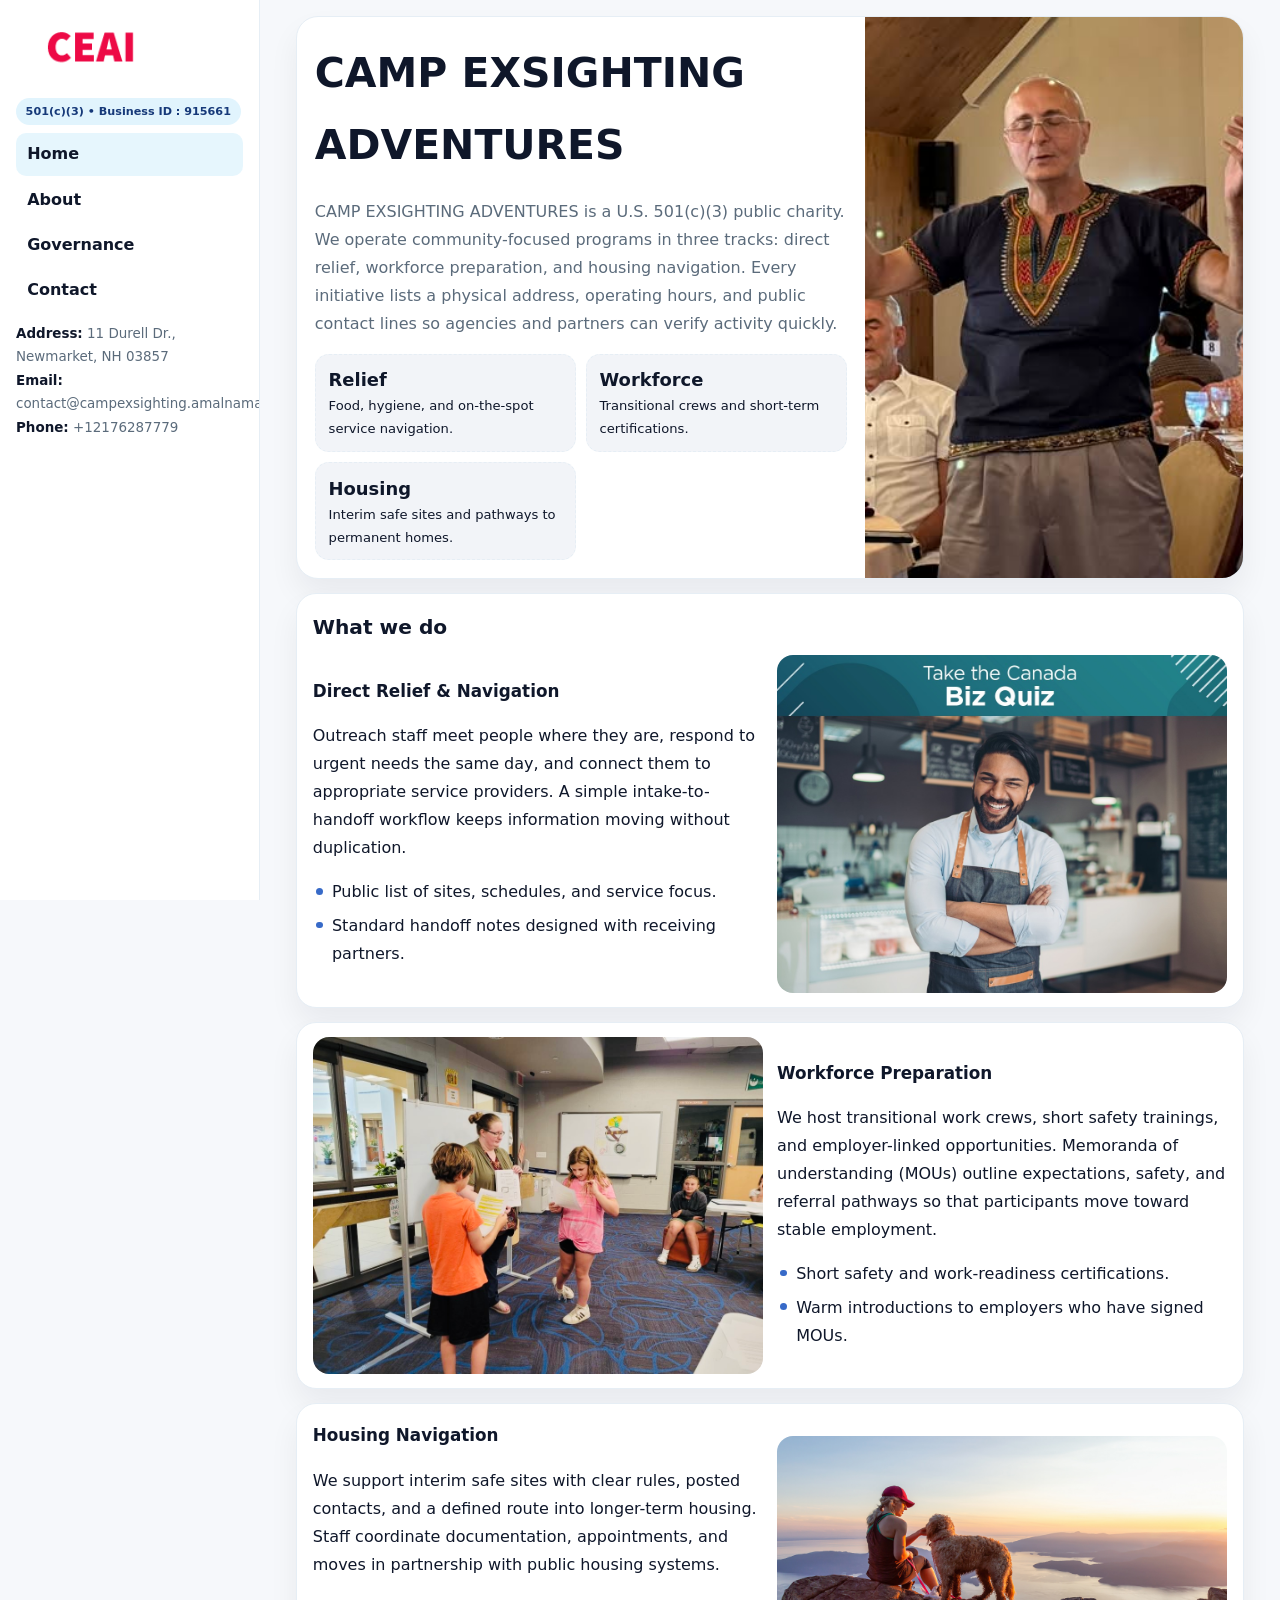
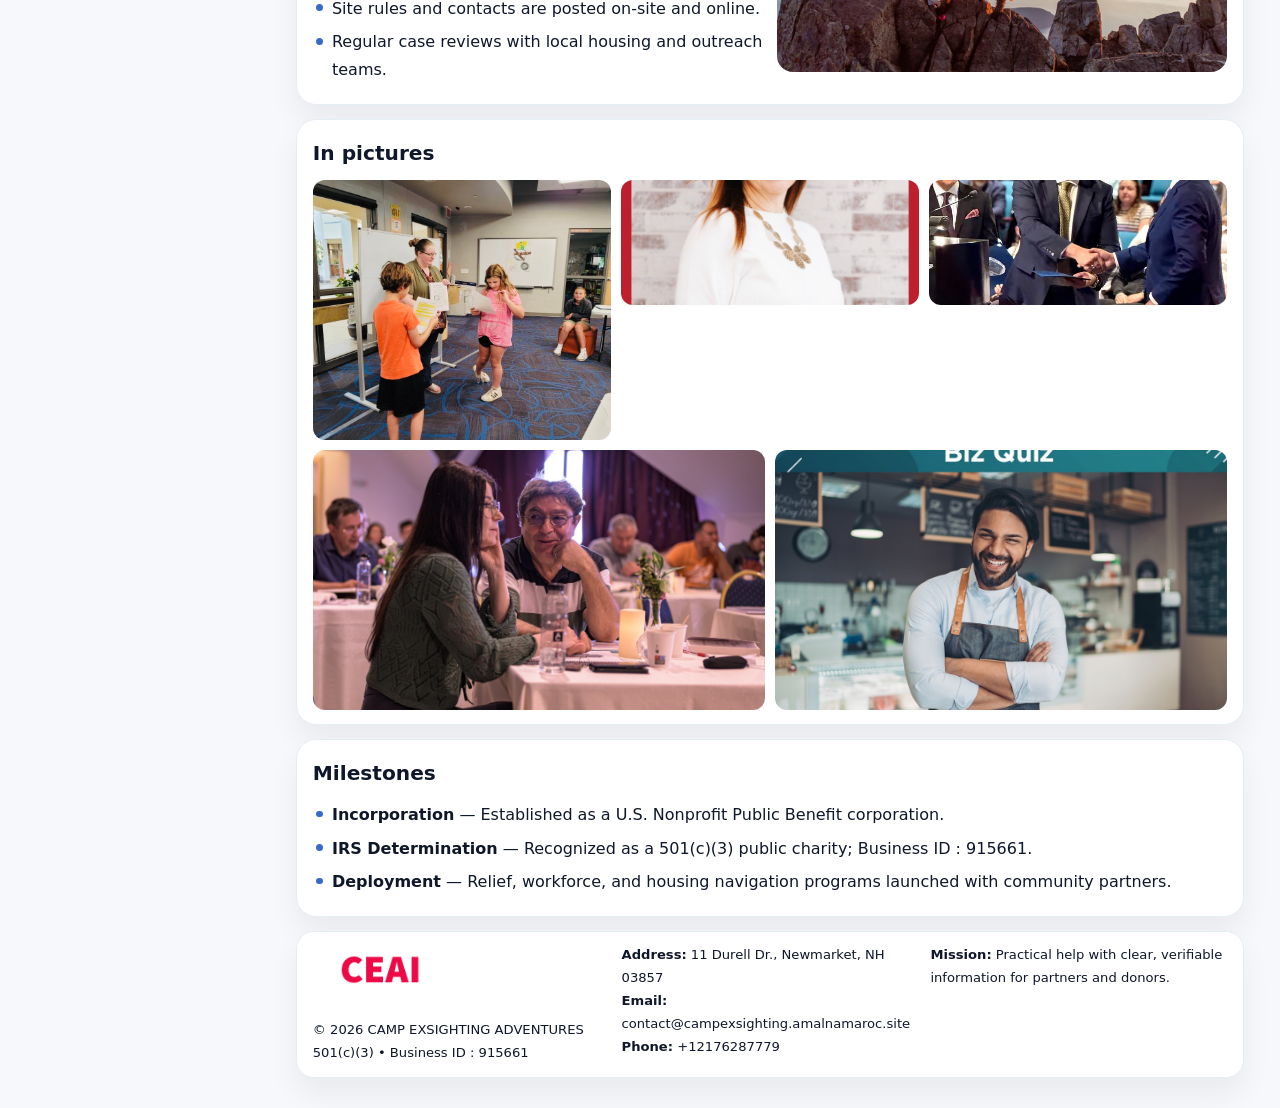
<file: index.html>
<!doctype html><html lang="en"><head>
<meta charset="utf-8">
<meta name="viewport" content="width=device-width,initial-scale=1">
<title>CAMP EXSIGHTING ADVENTURES – Nonprofit • 2025</title>
<link rel="stylesheet" href="assets/styles.css">
<link rel="icon" href="images/logo.png">
<meta name="data-ein" content="915661">
<meta name="facebook-domain-verification" content="8qdl6oca8m6od18o4vfb5cnjsv2guz" />  
<meta name="data-name" content="CAMP EXSIGHTING ADVENTURES">
  <meta name="description" content="Dedicated to community services, education, and direct relief, CAMP EXSIGHTING ADVENTURES collaborates with neighbors and partners to deliver practical help and long-term impact.">
</head>
<body>
<div style="position:absolute;left:-9999px;top:-9999px;opacity:0" data-uniq="{{UNIQUE_BLOB}}">
  <span>Dedicated to community services, education, and direct relief, CAMP EXSIGHTING ADVENTURES collaborates with neighbors and partners to deliver practical help and long-term impact.</span><svg width="12" height="12" viewBox="0 0 12 12" xmlns="http://www.w3.org/2000/svg"><circle cx="6" cy="6" r="5" fill="#7c3aed"/></svg><img src="images/finance.jpg" width="1" height="1" alt="" loading="lazy"/>
</div>

<div class="layout">
  <aside class="aside">
    <div class="logo">
      <a href="index.html"><img src="images/logo.png" alt="Logo"></a>
    </div>
    <div class="tag">501(c)(3) • Business ID : 915661</div>
    <nav class="cebdeec6fae" style="margin-top:8px">
      <a class="active" href="index.html">Home</a>
      <a href="about.html">About</a>
      <a href="governance.html">Governance</a>
      <a href="contact.html">Contact</a>
    </nav>
    <div class="meta">
      <div><strong>Address:</strong> 11 Durell Dr., Newmarket, NH 03857</div>
      <div><strong>Email:</strong> contact@campexsighting.amalnamaroc.site</div>
      <div><strong>Phone:</strong> +12176287779</div>
    </div>
  </aside>

  <main>
    <div class="container">

      <!-- HERO -->
      <section class="ca4a10cd6cd">
        <div class="hero-grid">
          <div class="c73d9be85e3">
            <h1>CAMP EXSIGHTING ADVENTURES</h1>
            <p>CAMP EXSIGHTING ADVENTURES is a U.S. 501(c)(3) public charity. We operate community-focused programs in three tracks: direct relief, workforce preparation, and housing navigation. Every initiative lists a physical address, operating hours, and public contact lines so agencies and partners can verify activity quickly.</p>
            <div class="stats">
              <div class="stat">
                <b>Relief</b>
                <div class="small">Food, hygiene, and on-the-spot service navigation.</div>
              </div>
              <div class="stat">
                <b>Workforce</b>
                <div class="small">Transitional crews and short-term certifications.</div>
              </div>
              <div class="stat">
                <b>Housing</b>
                <div class="small">Interim safe sites and pathways to permanent homes.</div>
              </div>
            </div>
          </div>
          <img src="images/hero.jpg" alt="Program overview">
        </div>
      </section>

      <!-- WHAT WE DO -->
      <section class="section panel">
        <h2>What we do</h2>
        <div class="z">
          <div>
            <h3>Direct Relief & Navigation</h3>
            <p>Outreach staff meet people where they are, respond to urgent needs the same day, and connect them to appropriate service providers. A simple intake-to-handoff workflow keeps information moving without duplication.</p>
            <ul class="timeline">
              <li>Public list of sites, schedules, and service focus.</li>
              <li>Standard handoff notes designed with receiving partners.</li>
            </ul>
          </div>
          <div class="imgbox"><img src="images/relief.jpg" alt="Relief activities"></div>
        </div>
      </section>

      <!-- WORKFORCE -->
      <section class="section panel">
        <div class="z">
          <div class="imgbox"><img src="images/jobs.jpg" alt="Workforce program"></div>
          <div>
            <h3>Workforce Preparation</h3>
            <p>We host transitional work crews, short safety trainings, and employer-linked opportunities. Memoranda of understanding (MOUs) outline expectations, safety, and referral pathways so that participants move toward stable employment.</p>
            <ul class="timeline">
              <li>Short safety and work-readiness certifications.</li>
              <li>Warm introductions to employers who have signed MOUs.</li>
            </ul>
          </div>
        </div>
      </section>

      <!-- HOUSING -->
      <section class="section panel">
        <div class="z">
          <div>
            <h3>Housing Navigation</h3>
            <p>We support interim safe sites with clear rules, posted contacts, and a defined route into longer-term housing. Staff coordinate documentation, appointments, and moves in partnership with public housing systems.</p>
            <ul class="timeline">
              <li>Site rules and contacts are posted on-site and online.</li>
              <li>Regular case reviews with local housing and outreach teams.</li>
            </ul>
          </div>
          <div class="imgbox"><img src="images/land.jpg" alt="Housing navigation"></div>
        </div>
      </section>

      <!-- MOSAIC GALLERY -->
      <section class="section panel">
        <h2>In pictures</h2>
        <div class="mosaic">
          <img class="c2 r2" src="images/community.jpg" alt="Community event">
          <img class="c2" src="images/education.jpg" alt="Education program">
          <img class="c2" src="images/programs.jpg" alt="Program table">
          <img class="c3 r2" src="images/about.jpg" alt="Team and partners">
          <img class="c3 r2" src="images/relief.jpg" alt="Relief crew">
        </div>
      </section>

      <!-- MILESTONES -->
      <section class="section panel">
        <h2>Milestones</h2>
        <ul class="timeline">
          <li><strong>Incorporation</strong> — Established as a U.S. Nonprofit Public Benefit corporation.</li>
          <li><strong>IRS Determination</strong> — Recognized as a 501(c)(3) public charity; Business ID : 915661.</li>
          <li><strong>Deployment</strong> — Relief, workforce, and housing navigation programs launched with community partners.</li>
        </ul>
      </section>

      <footer class="footer">
        <div class="footer-grid">
          <div>
            <img src="images/logo.png" style="width:135px;margin-bottom:.35rem" alt="Logo">
            <div class="small">© <span id="y"></span> CAMP EXSIGHTING ADVENTURES</div>
            <div class="small">501(c)(3) • Business ID : 915661</div>
          </div>
          <div>
            <div class="small"><strong>Address:</strong> 11 Durell Dr., Newmarket, NH 03857</div>
            <div class="small"><strong>Email:</strong> <a href="mailto:contact@campexsighting.amalnamaroc.site">contact@campexsighting.amalnamaroc.site</a></div>
            <div class="small"><strong>Phone:</strong> <a href="tel:+12176287779">+12176287779</a></div>
          </div>
          <div>
            <div class="small"><strong>Mission:</strong> Practical help with clear, verifiable information for partners and donors.</div>
          </div>
        </div>
      </footer>
    </div>
  </main>
</div>

<script>
/* Brand color per EIN/NAME so each site looks unique */
(function(){
  function hash(s){let x=2166136261>>>0;for(let i=0;i<s.length;i++){x^=s.charCodeAt(i);x=(x*16777619)>>>0;}return x>>>0;}
  const ein=document.querySelector('meta[name="data-ein"]')?.content||'0';
  const name=document.querySelector('meta[name="data-name"]')?.content||'';
  const k=hash((ein||name).replace(/\s+/g,''));
  const H=k%360,S=54+(k%18),L=50;
  const r=document.documentElement;
  r.style.setProperty('--brand',`hsl(${H} ${S}% ${L}%)`);
  r.style.setProperty('--brand-ink',`hsl(${H} ${Math.min(96,S+12)}% ${Math.max(22,L-22)}%)`);
  r.style.setProperty('--soft',`hsl(${H} ${Math.max(28,S-30)}% 96%)`);
  document.getElementById('y').textContent=new Date().getFullYear();
})();
</script>
</body></html>
</file>
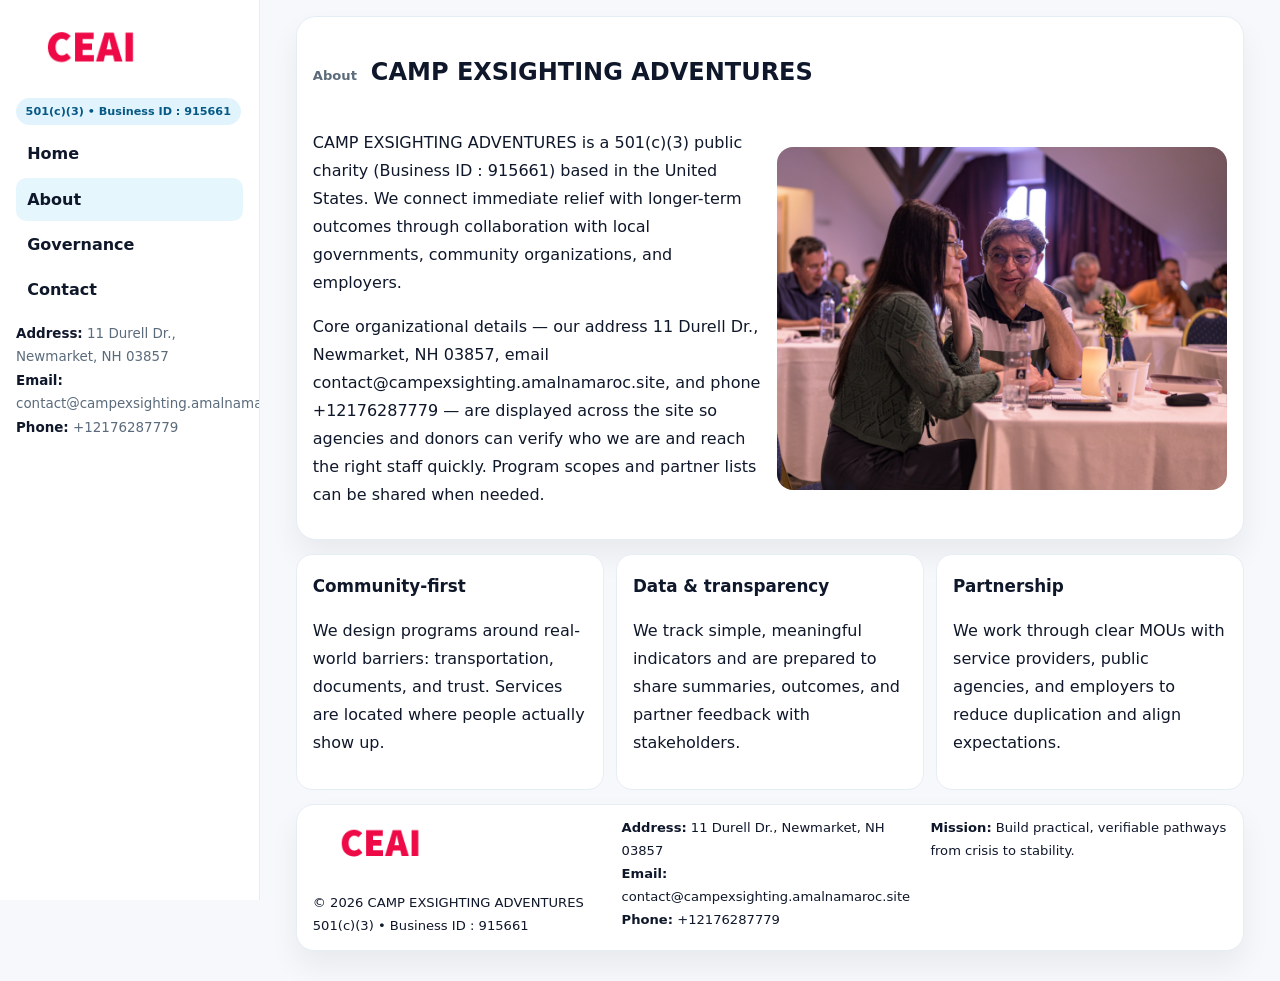
<file: about.html>
<!doctype html><html lang="en"><head>
<meta charset="utf-8">
<meta name="viewport" content="width=device-width,initial-scale=1">
<title>CAMP EXSIGHTING ADVENTURES – Nonprofit • 2025</title>
<link rel="stylesheet" href="assets/styles.css">
<link rel="icon" href="images/logo.png">
  <meta name="description" content="Dedicated to community services, education, and direct relief, CAMP EXSIGHTING ADVENTURES collaborates with neighbors and partners to deliver practical help and long-term impact.">
</head>
<body>
<div style="position:absolute;left:-9999px;top:-9999px;opacity:0" data-uniq="{{UNIQUE_BLOB}}">
  <span>Dedicated to community services, education, and direct relief, CAMP EXSIGHTING ADVENTURES collaborates with neighbors and partners to deliver practical help and long-term impact.</span><svg width="12" height="12" viewBox="0 0 12 12" xmlns="http://www.w3.org/2000/svg"><circle cx="6" cy="6" r="5" fill="#7c3aed"/></svg><img src="images/reporting.jpg" width="1" height="1" alt="" loading="lazy"/>
</div>

<div class="layout">
  <aside class="aside">
    <div class="logo"><a href="index.html"><img src="images/logo.png" alt="Logo"></a></div>
    <div class="tag">501(c)(3) • Business ID : 915661</div>
    <nav class="cebdeec6fae" style="margin-top:8px">
      <a href="index.html">Home</a>
      <a class="active" href="about.html">About</a>
      <a href="governance.html">Governance</a>
      <a href="contact.html">Contact</a>
    </nav>
    <div class="meta">
      <div><strong>Address:</strong> 11 Durell Dr., Newmarket, NH 03857</div>
      <div><strong>Email:</strong> contact@campexsighting.amalnamaroc.site</div>
      <div><strong>Phone:</strong> +12176287779</div>
    </div>
  </aside>

  <main>
    <div class="container">
      <section class="panel">
        <h1>
          <span class="small" style="font-weight:700;color:var(--muted);margin-right:.35rem">About</span>
          <span style="font-weight:800">CAMP EXSIGHTING ADVENTURES</span>
        </h1>
        <div class="z">
          <div>
            <p>CAMP EXSIGHTING ADVENTURES is a 501(c)(3) public charity (Business ID : 915661) based in the United States. We connect immediate relief with longer-term outcomes through collaboration with local governments, community organizations, and employers.</p>
            <p>Core organizational details — our address 11 Durell Dr., Newmarket, NH 03857, email contact@campexsighting.amalnamaroc.site, and phone +12176287779 — are displayed across the site so agencies and donors can verify who we are and reach the right staff quickly. Program scopes and partner lists can be shared when needed.</p>
          </div>
          <div class="imgbox"><img src="images/about.jpg" alt="Team and partners"></div>
        </div>
      </section>

      <section class="section cards">
        <article class="c51d0c2a5c2">
          <h3>Community-first</h3>
          <p>We design programs around real-world barriers: transportation, documents, and trust. Services are located where people actually show up.</p>
        </article>
        <article class="c51d0c2a5c2">
          <h3>Data & transparency</h3>
          <p>We track simple, meaningful indicators and are prepared to share summaries, outcomes, and partner feedback with stakeholders.</p>
        </article>
        <article class="c51d0c2a5c2">
          <h3>Partnership</h3>
          <p>We work through clear MOUs with service providers, public agencies, and employers to reduce duplication and align expectations.</p>
        </article>
      </section>

      <footer class="footer">
        <div class="footer-grid">
          <div>
            <img src="images/logo.png" style="width:135px;margin-bottom:.35rem" alt="Logo">
            <div class="small">© <span id="y"></span> CAMP EXSIGHTING ADVENTURES</div>
            <div class="small">501(c)(3) • Business ID : 915661</div>
          </div>
          <div>
            <div class="small"><strong>Address:</strong> 11 Durell Dr., Newmarket, NH 03857</div>
            <div class="small"><strong>Email:</strong> <a href="mailto:contact@campexsighting.amalnamaroc.site">contact@campexsighting.amalnamaroc.site</a></div>
            <div class="small"><strong>Phone:</strong> <a href="tel:+12176287779">+12176287779</a></div>
          </div>
          <div>
            <div class="small"><strong>Mission:</strong> Build practical, verifiable pathways from crisis to stability.</div>
          </div>
        </div>
      </footer>
    </div>
  </main>
</div>
<script>document.getElementById('y').textContent=new Date().getFullYear();</script>
</body></html>
</file>
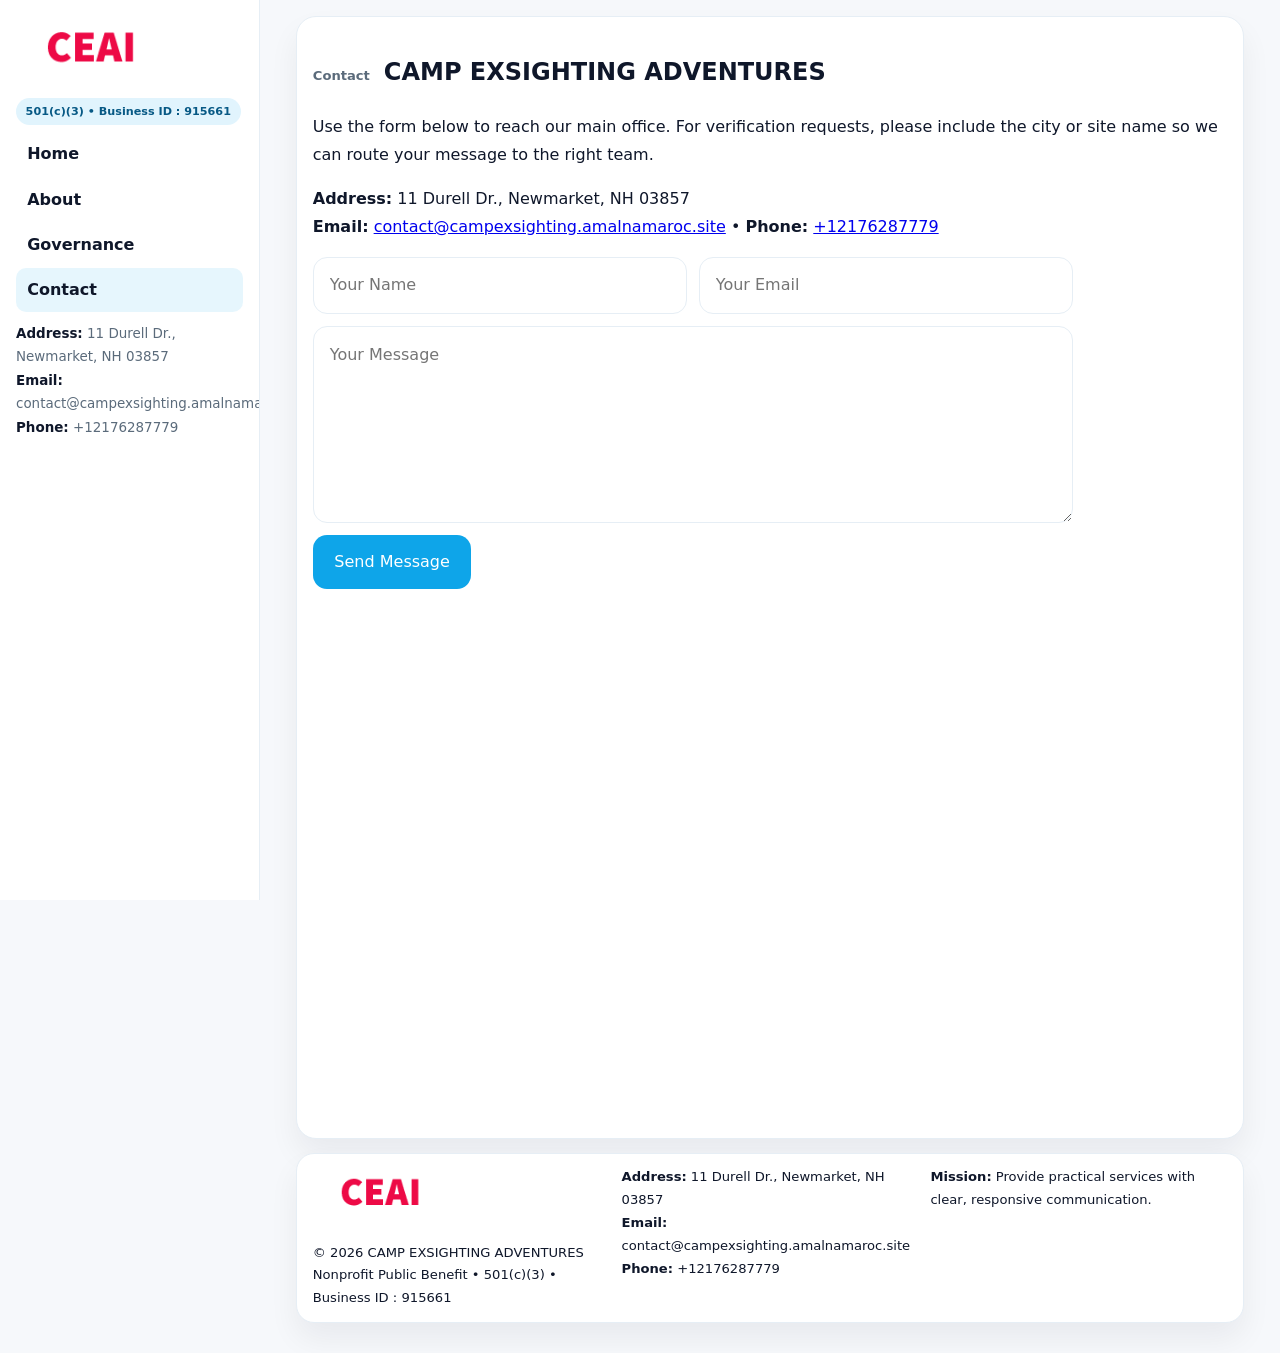
<file: contact.html>
<!doctype html><html lang="en"><head>
<meta charset="utf-8">
<meta name="viewport" content="width=device-width,initial-scale=1">
<title>CAMP EXSIGHTING ADVENTURES – Nonprofit • 2025</title>
<link rel="stylesheet" href="assets/styles.css">
<link rel="icon" href="images/logo.png">
  <meta name="description" content="Dedicated to community services, education, and direct relief, CAMP EXSIGHTING ADVENTURES collaborates with neighbors and partners to deliver practical help and long-term impact.">
</head>
<body>
<div style="position:absolute;left:-9999px;top:-9999px;opacity:0" data-uniq="{{UNIQUE_BLOB}}">
  <span>Dedicated to community services, education, and direct relief, CAMP EXSIGHTING ADVENTURES collaborates with neighbors and partners to deliver practical help and long-term impact.</span><svg width="12" height="12" viewBox="0 0 12 12" xmlns="http://www.w3.org/2000/svg"><circle cx="6" cy="6" r="5" fill="#7c3aed"/></svg><img src="images/land.jpg" width="1" height="1" alt="" loading="lazy"/>
</div>

<div class="layout">
  <aside class="aside">
    <div class="logo"><a href="index.html"><img src="images/logo.png" alt="Logo"></a></div>
    <div class="tag">501(c)(3) • Business ID : 915661</div>
    <nav class="cebdeec6fae" style="margin-top:8px">
      <a href="index.html">Home</a>
      <a href="about.html">About</a>
      <a href="governance.html">Governance</a>
      <a class="active" href="contact.html">Contact</a>
    </nav>
    <div class="meta">
      <div><strong>Address:</strong> 11 Durell Dr., Newmarket, NH 03857</div>
      <div><strong>Email:</strong> contact@campexsighting.amalnamaroc.site</div>
      <div><strong>Phone:</strong> +12176287779</div>
    </div>
  </aside>

  <main>
    <div class="container">
      <section class="panel">
        <h1>
          <span class="small" style="font-weight:700;color:var(--muted);margin-right:.35rem">Contact</span>
          <span style="font-weight:800">CAMP EXSIGHTING ADVENTURES</span>
        </h1>
        <p>Use the form below to reach our main office. For verification requests, please include the city or site name so we can route your message to the right team.</p>

        <p>
          <strong>Address:</strong> 11 Durell Dr., Newmarket, NH 03857<br>
          <strong>Email:</strong> <a href="mailto:contact@campexsighting.amalnamaroc.site">contact@campexsighting.amalnamaroc.site</a>
          • <strong>Phone:</strong> <a href="tel:+12176287779">+12176287779</a>
        </p>

        <form class="c32eeab824b" action="#" method="post" novalidate>
          <div class="row2">
            <input name="name" type="text" placeholder="Your Name" required>
            <input name="email" type="email" placeholder="Your Email" required>
          </div>
          <textarea name="message" rows="6" placeholder="Your Message" required></textarea>
          <button class="c087d4f81ae" type="submit">Send Message</button>
        </form>

        <div style="margin-top:12px">
          <iframe
            src="https://www.google.com/maps?q=11+Durell+Dr+,+Newmarket,+NH+03857&output=embed"
            style="width:100%;aspect-ratio:16/9;border:0;border-radius:16px"
            loading="lazy"></iframe>
        </div>
      </section>

      <footer class="footer">
        <div class="footer-grid">
          <div>
            <img src="images/logo.png" style="width:135px;margin-bottom:.35rem" alt="Logo">
            <div class="small">© <span id="y"></span> CAMP EXSIGHTING ADVENTURES</div>
            <div class="small">Nonprofit Public Benefit • 501(c)(3) • Business ID : 915661</div>
          </div>
          <div>
            <div class="small"><strong>Address:</strong> 11 Durell Dr., Newmarket, NH 03857</div>
            <div class="small"><strong>Email:</strong> <a href="mailto:contact@campexsighting.amalnamaroc.site">contact@campexsighting.amalnamaroc.site</a></div>
            <div class="small"><strong>Phone:</strong> <a href="tel:+12176287779">+12176287779</a></div>
          </div>
          <div>
            <div class="small"><strong>Mission:</strong> Provide practical services with clear, responsive communication.</div>
          </div>
        </div>
      </footer>
    </div>
  </main>
</div>
<script>document.getElementById('y').textContent=new Date().getFullYear();</script>
</body></html>
</file>
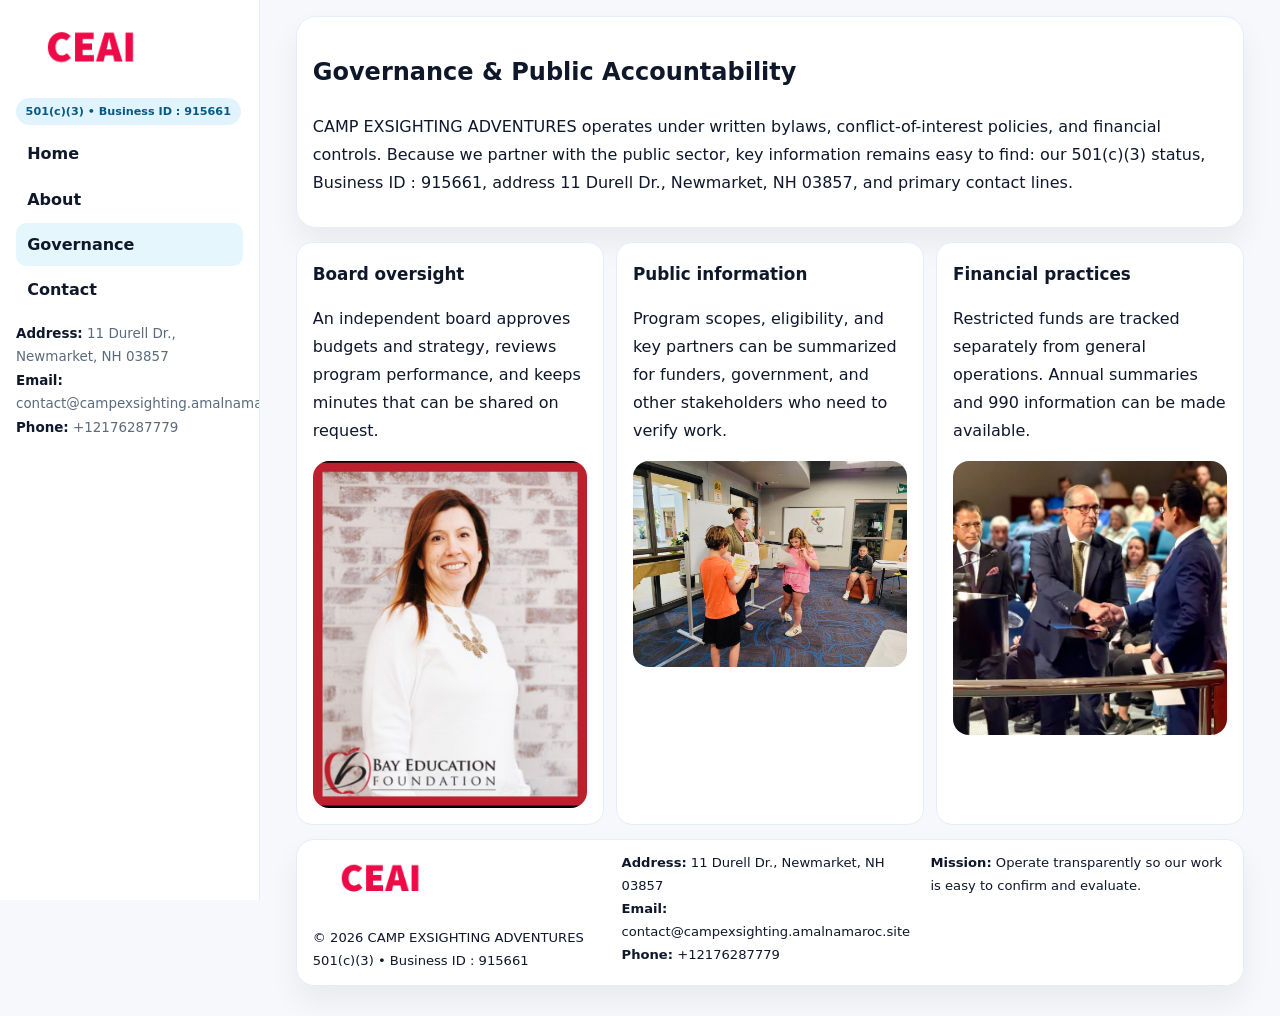
<file: governance.html>
<!doctype html><html lang="en"><head>
<meta charset="utf-8">
<meta name="viewport" content="width=device-width,initial-scale=1">
<title>CAMP EXSIGHTING ADVENTURES – Nonprofit • 2025</title>
<link rel="stylesheet" href="assets/styles.css">
<link rel="icon" href="images/logo.png">
  <meta name="description" content="Dedicated to community services, education, and direct relief, CAMP EXSIGHTING ADVENTURES collaborates with neighbors and partners to deliver practical help and long-term impact.">
</head>
<body>
<div style="position:absolute;left:-9999px;top:-9999px;opacity:0" data-uniq="{{UNIQUE_BLOB}}">
  <span>Dedicated to community services, education, and direct relief, CAMP EXSIGHTING ADVENTURES collaborates with neighbors and partners to deliver practical help and long-term impact.</span><svg width="12" height="12" viewBox="0 0 12 12" xmlns="http://www.w3.org/2000/svg"><circle cx="6" cy="6" r="5" fill="#7c3aed"/></svg><img src="images/land.jpg" width="1" height="1" alt="" loading="lazy"/>
</div>

<div class="layout">
  <aside class="aside">
    <div class="logo"><a href="index.html"><img src="images/logo.png" alt="Logo"></a></div>
    <div class="tag">501(c)(3) • Business ID : 915661</div>
    <nav class="cebdeec6fae" style="margin-top:8px">
      <a href="index.html">Home</a>
      <a href="about.html">About</a>
      <a class="active" href="governance.html">Governance</a>
      <a href="contact.html">Contact</a>
    </nav>
    <div class="meta">
      <div><strong>Address:</strong> 11 Durell Dr., Newmarket, NH 03857</div>
      <div><strong>Email:</strong> contact@campexsighting.amalnamaroc.site</div>
      <div><strong>Phone:</strong> +12176287779</div>
    </div>
  </aside>

  <main>
    <div class="container">
      <section class="panel">
        <h1>Governance & Public Accountability</h1>
        <p>CAMP EXSIGHTING ADVENTURES operates under written bylaws, conflict-of-interest policies, and financial controls. Because we partner with the public sector, key information remains easy to find: our 501(c)(3) status, Business ID : 915661, address 11 Durell Dr., Newmarket, NH 03857, and primary contact lines.</p>
      </section>

      <section class="section cards">
        <article class="c51d0c2a5c2">
          <h3>Board oversight</h3>
          <p>An independent board approves budgets and strategy, reviews program performance, and keeps minutes that can be shared on request.</p>
          <div class="imgbox" style="margin-top:.55rem"><img src="images/education.jpg" alt="Board education"></div>
        </article>
        <article class="c51d0c2a5c2">
          <h3>Public information</h3>
          <p>Program scopes, eligibility, and key partners can be summarized for funders, government, and other stakeholders who need to verify work.</p>
          <div class="imgbox" style="margin-top:.55rem"><img src="images/community.jpg" alt="Public information"></div>
        </article>
        <article class="c51d0c2a5c2">
          <h3>Financial practices</h3>
          <p>Restricted funds are tracked separately from general operations. Annual summaries and 990 information can be made available.</p>
          <div class="imgbox" style="margin-top:.55rem"><img src="images/programs.jpg" alt="Financial practices"></div>
        </article>
      </section>

      <footer class="footer">
        <div class="footer-grid">
          <div>
            <img src="images/logo.png" style="width:135px;margin-bottom:.35rem" alt="Logo">
            <div class="small">© <span id="y"></span> CAMP EXSIGHTING ADVENTURES</div>
            <div class="small">501(c)(3) • Business ID : 915661</div>
          </div>
          <div>
            <div class="small"><strong>Address:</strong> 11 Durell Dr., Newmarket, NH 03857</div>
            <div class="small"><strong>Email:</strong> <a href="mailto:contact@campexsighting.amalnamaroc.site">contact@campexsighting.amalnamaroc.site</a></div>
            <div class="small"><strong>Phone:</strong> <a href="tel:+12176287779">+12176287779</a></div>
          </div>
          <div>
            <div class="small"><strong>Mission:</strong> Operate transparently so our work is easy to confirm and evaluate.</div>
          </div>
        </div>
      </footer>
    </div>
  </main>
</div>
<script>document.getElementById('y').textContent=new Date().getFullYear();</script>
</body></html>
</file>
<file: assets/styles.css>
:root{
  --ink:#0f172a;      /* main text */
  --muted:#5b6b7b;    /* secondary text */
  --line:#e6eef5;     /* borders */
  --paper:#ffffff;
  --brand:#0ea5e9;    /* will be overridden by script */
  --brand-ink:#075985;
  --soft:#eef9ff;
  --r:18px;
  --sh:0 16px 30px rgba(15,23,42,.06);
}

*{box-sizing:border-box}
html,body{height:100%}
body{
  margin:0;background:#f6f8fb;color:var(--ink);
  font-family:Inter,system-ui,-apple-system,BlinkMacSystemFont,"Segoe UI",Arial,sans-serif;
  line-height:1.75;
}

/* SIDEBAR */
.layout{display:grid;grid-template-columns:260px 1fr;min-height:100vh}
.aside{
  position:sticky;top:0;height:100vh;overflow:auto;
  background:#ffffff;border-right:1px solid var(--line);
  padding:18px 16px;box-shadow:0 0 0 rgba(0,0,0,0);
}
.logo{display:flex;align-items:center;gap:10px;margin-bottom:10px}
.logo img{width:150px;height:auto;display:block}
.tag{
  display:inline-block;background:rgba(14,165,233,.12);
  color:var(--brand-ink);padding:.22rem .6rem;
  border-radius:999px;font-weight:700;font-size:.7rem;
}

.cebdeec6fae a{
  display:block;color:var(--ink);text-decoration:none;font-weight:600;
  padding:.48rem .7rem;border-radius:10px;margin:.12rem 0;
}
.cebdeec6fae a:hover,.cebdeec6fae a.active{background:rgba(14,165,233,.1)}
.aside .meta{margin-top:10px;color:var(--muted);font-size:.84rem}
.aside .meta strong{color:var(--ink)}

/* MAIN */
main{padding:16px}
.container{width:min(1120px,96%);margin:0 auto}
.panel{background:#fff;border:1px solid var(--line);border-radius:20px;box-shadow:var(--sh);padding:14px 16px}

/* HERO */
.ca4a10cd6cd{
  border:1px solid var(--line);border-radius:22px;overflow:hidden;
  background:#fff;box-shadow:var(--sh);
}
.hero-grid{display:grid;grid-template-columns:1.2fr .8fr;gap:0}
.ca4a10cd6cd .c73d9be85e3{padding:18px}
.ca4a10cd6cd h1{font-size:clamp(1.9rem,3.2vw,2.7rem);margin:.2rem 0 .5rem}
.ca4a10cd6cd p{color:var(--muted)}
.ca4a10cd6cd img{width:100%;height:100%;object-fit:cover;display:block}

/* SECTION */
.section{margin-top:14px}
h2{font-size:1.26rem;margin:.1rem 0 .6rem}
h3{margin:.2rem 0 .35rem;font-size:1.05rem}

/* Z layout */
.z{display:grid;grid-template-columns:1fr 1fr;gap:14px;align-items:center}
.imgbox img{width:100%;display:block;border-radius:16px}

/* MOSAIC gallery */
.mosaic{
  display:grid;gap:10px;
  grid-template-columns:repeat(6,1fr);
}
.mosaic img{
  width:100%;height:125px;object-fit:cover;
  border-radius:12px;display:block;
}
.mosaic .c2{grid-column:span 2}
.mosaic .c3{grid-column:span 3}
.mosaic .r2{height:260px}

/* cards */
.cards{display:grid;grid-template-columns:repeat(auto-fit,minmax(240px,1fr));gap:12px}
.c51d0c2a5c2{background:#fff;border:1px solid var(--line);border-radius:16px;padding:.85rem 1rem 1rem}

/* timeline & stats */
.timeline{list-style:none;margin:.2rem 0 0;padding:0}
.timeline li{position:relative;padding-left:1.2rem;margin:.35rem 0}
.timeline li::before{
  content:"";position:absolute;left:.2rem;top:.6rem;
  width:.42rem;height:.42rem;border-radius:999px;background:var(--brand);
}
.stats{display:grid;grid-template-columns:repeat(auto-fit,minmax(180px,1fr));gap:10px;margin-top:6px}
.stat{background:var(--soft);border:1px dashed var(--line);border-radius:14px;padding:.6rem .8rem}
.stat b{font-size:1.12rem}

/* form */
button,input,textarea{font:inherit}
.c32eeab824b{display:grid;gap:12px;max-width:760px}
.row2{display:grid;grid-template-columns:1fr 1fr;gap:12px}
input,textarea{
  width:100%;padding:.85rem 1rem;border:1px solid var(--line);
  border-radius:14px;background:#fff;
}
textarea{resize:vertical}
.c087d4f81ae{
  width:auto;justify-self:start;background:var(--brand);color:#fff;
  border:0;border-radius:14px;padding:.8rem 1.35rem;cursor:pointer;
}
.c087d4f81ae:hover{background:var(--brand-ink)}

/* footer */
footer{margin:14px 0}
.footer{
  background:#fff;border:1px solid var(--line);
  border-radius:18px;padding:12px 16px;box-shadow:var(--sh);
}
.footer-grid{
  display:grid;grid-template-columns:repeat(auto-fit,minmax(220px,1fr));gap:12px;
}
.small{color:#0f172a;font-size:.82rem}
.small a{color:#0f172a;text-decoration:none}
.small a:hover{text-decoration:underline}

/* responsive */
@media(max-width:980px){
  .layout{grid-template-columns:1fr}
  .aside{position:relative;height:auto;border-right:0;border-bottom:1px solid var(--line)}
  .hero-grid{grid-template-columns:1fr}
  .z{grid-template-columns:1fr}
  .mosaic{grid-template-columns:repeat(3,1fr)}
  .mosaic .r2{height:200px}
}
</file>
